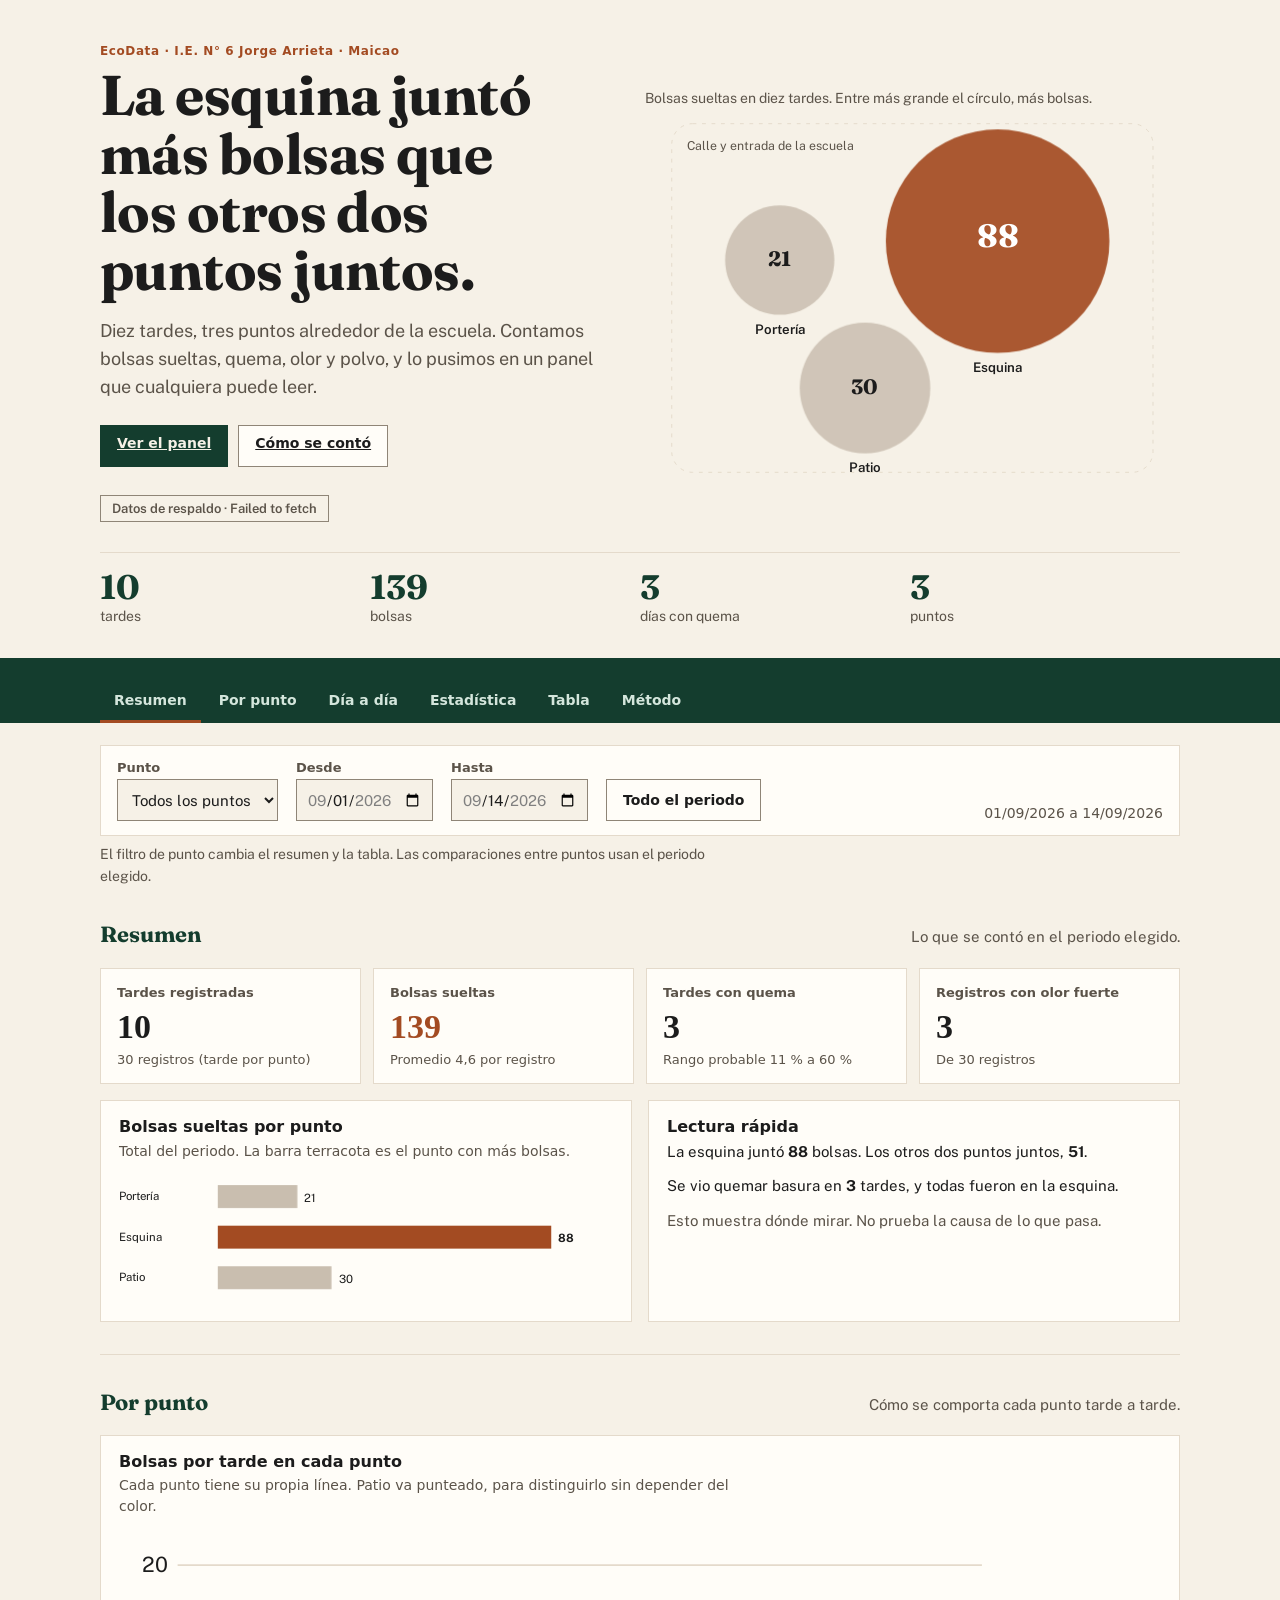
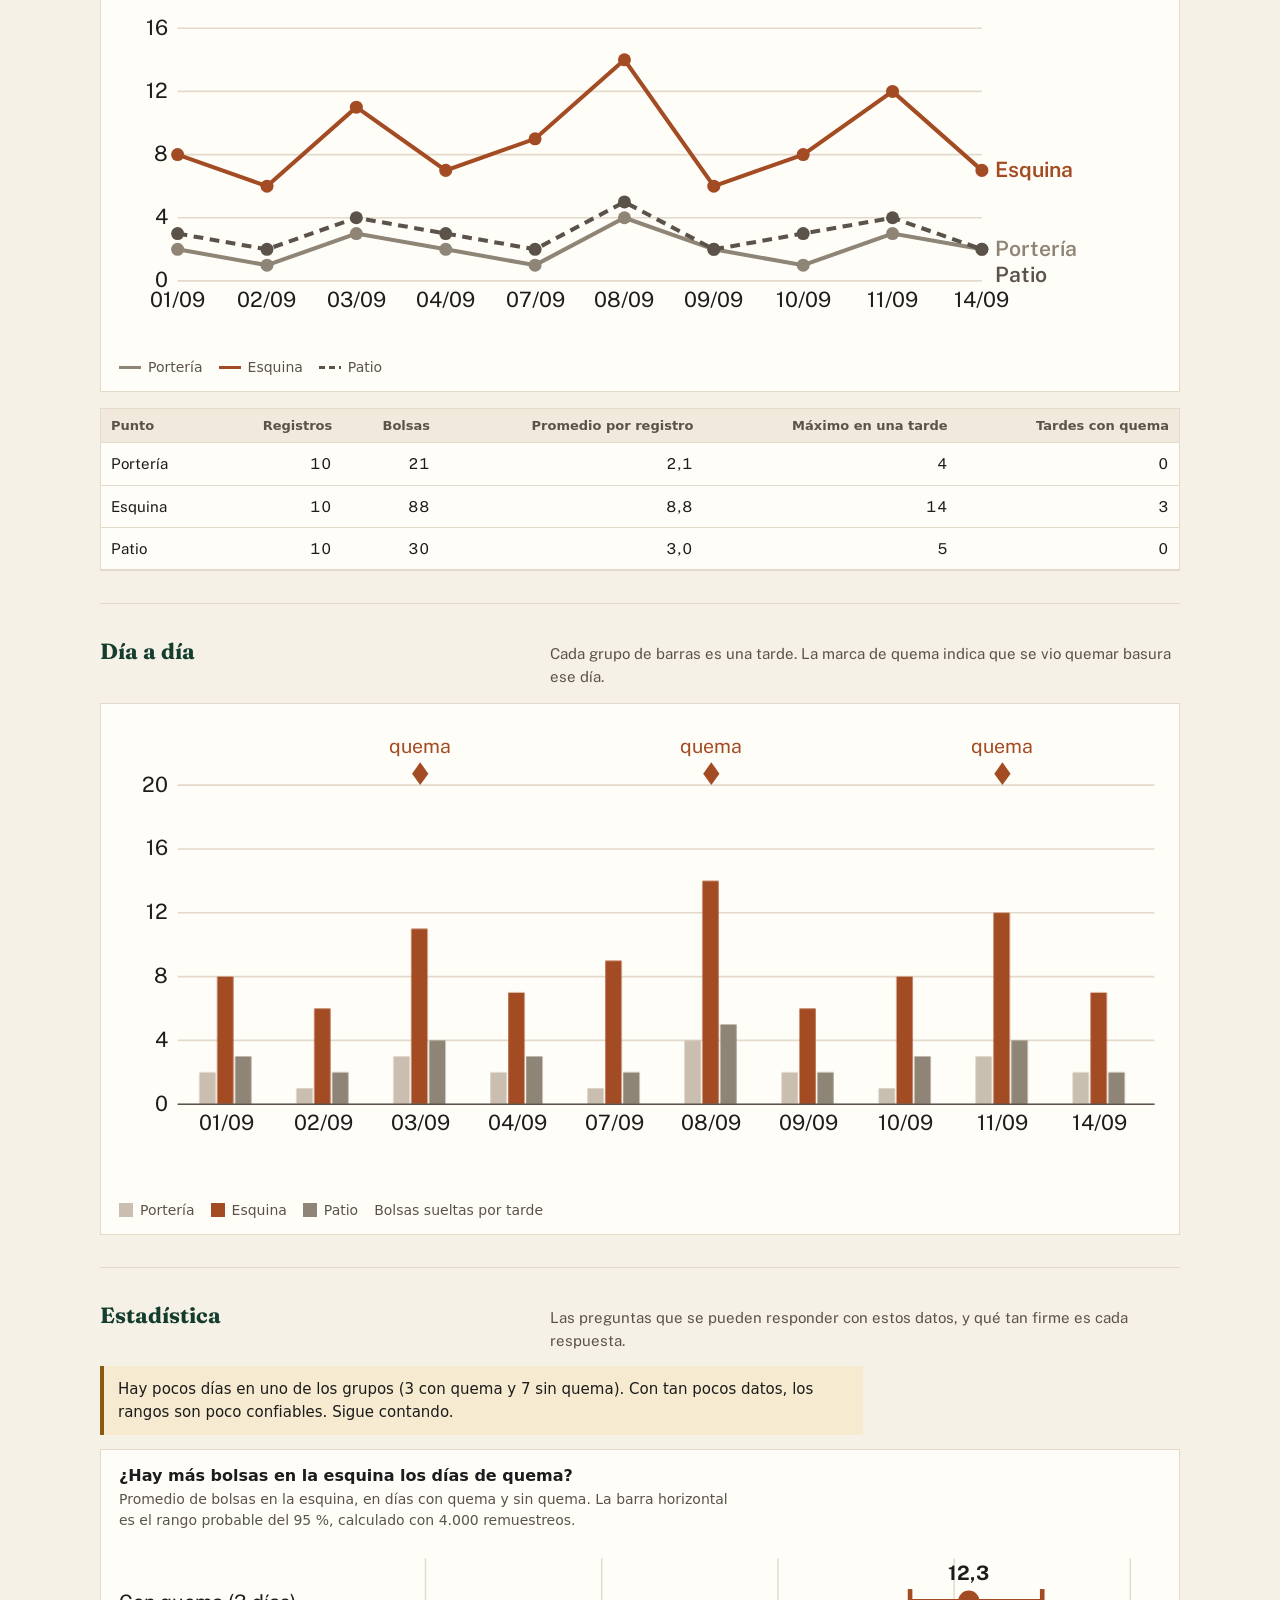
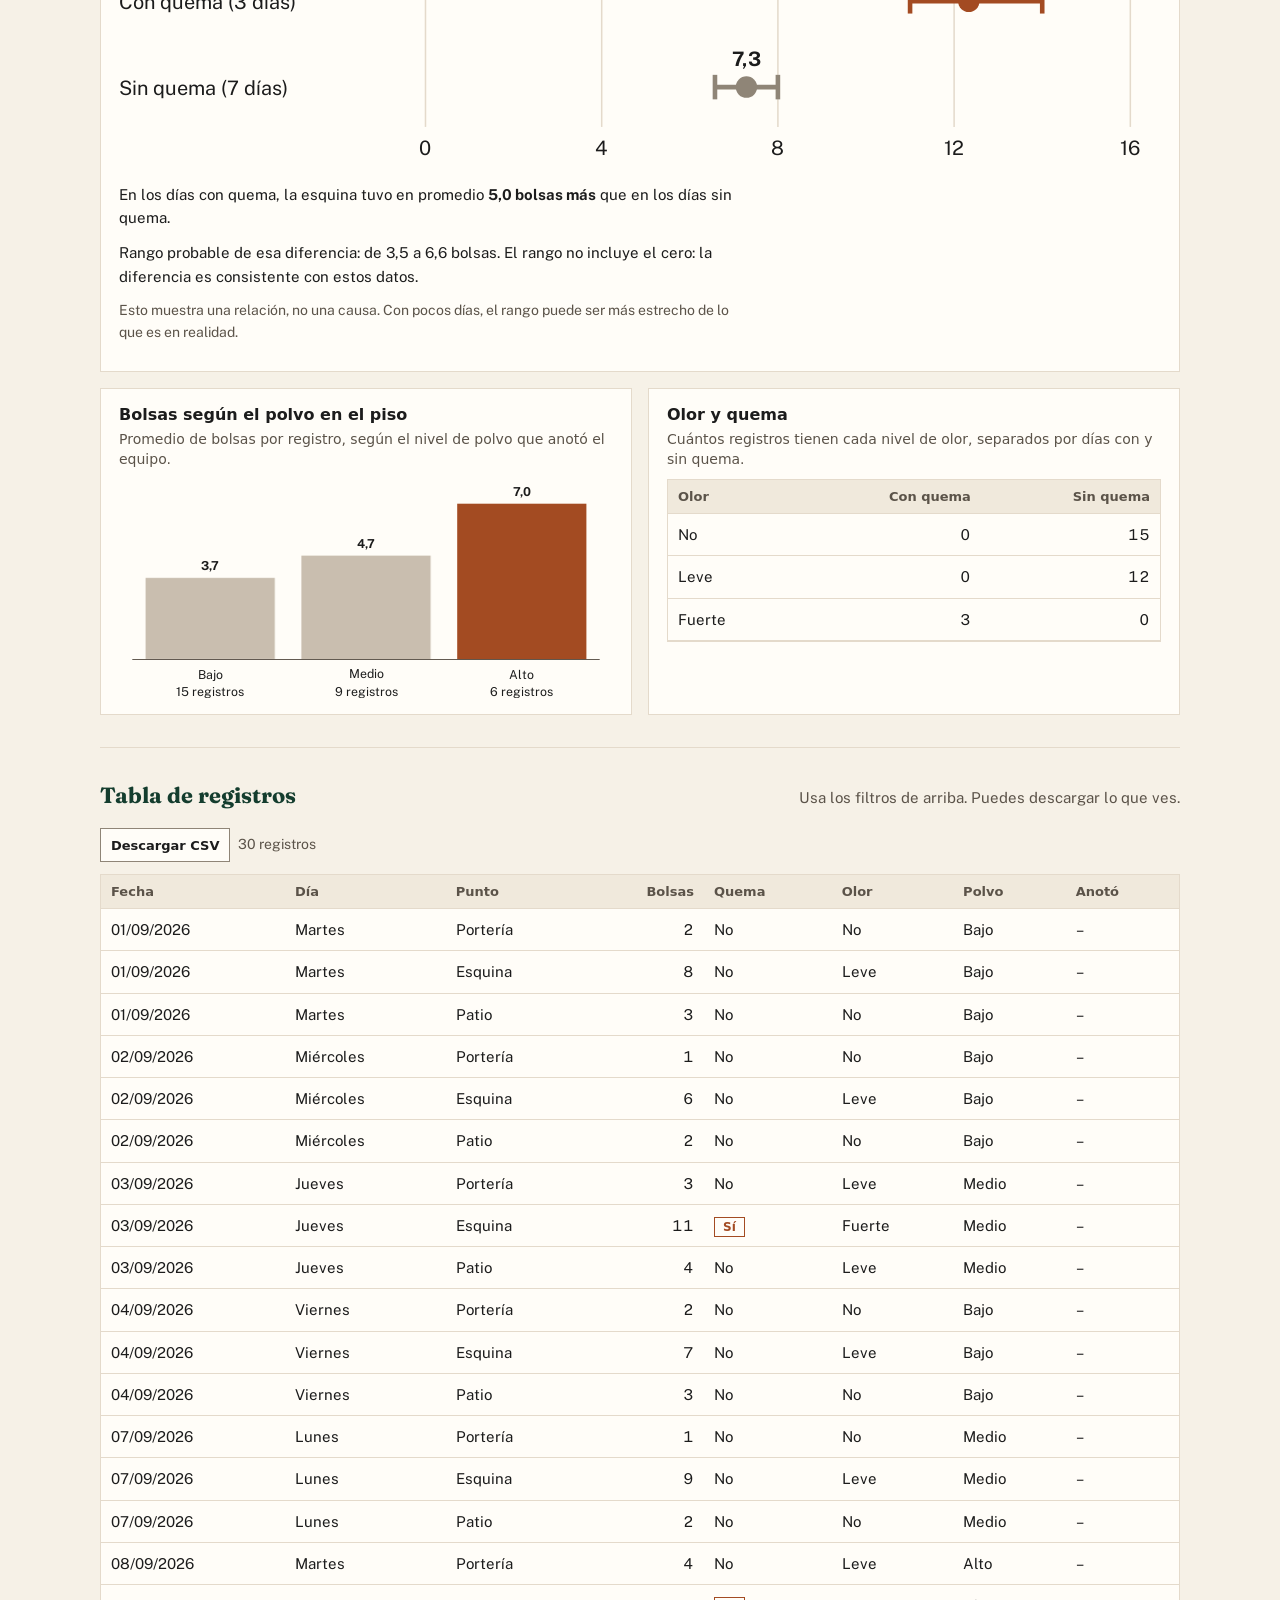
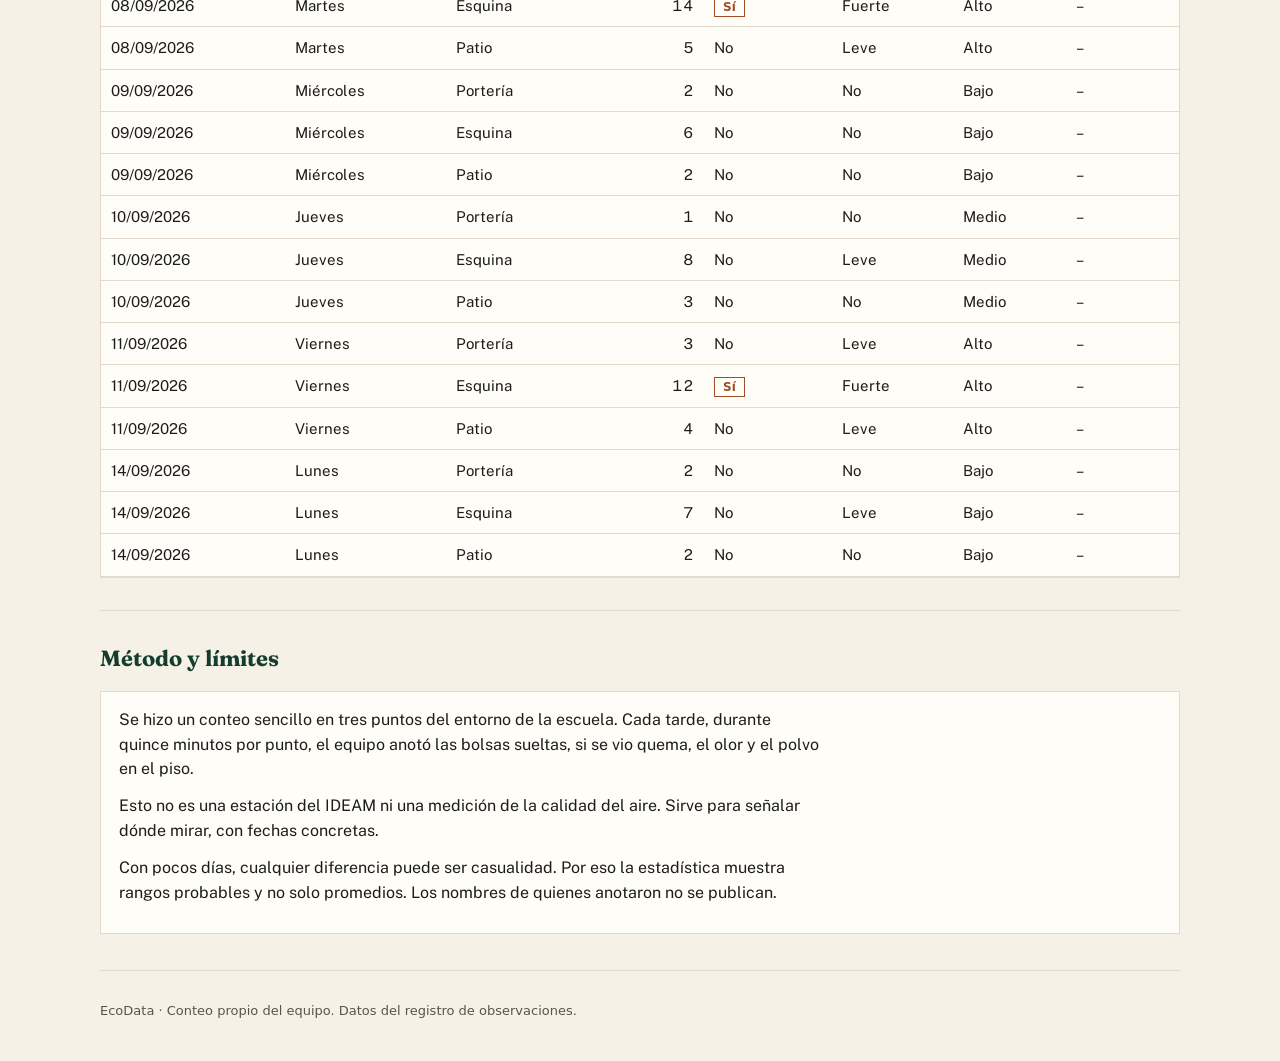
<file: index.html>
<!doctype html>
<html lang="es">
<head>
<meta charset="utf-8"/>
<meta name="viewport" content="width=device-width, initial-scale=1"/>
<title>EcoData · Panel de observaciones</title>
<link rel="preconnect" href="https://fonts.googleapis.com"/>
<link rel="preconnect" href="https://fonts.gstatic.com" crossorigin/>
<link rel="stylesheet" href="https://fonts.googleapis.com/css2?family=Fraunces:opsz,wght@9..144,600;9..144,700&family=Public+Sans:wght@400;600;700&display=swap"/>
<link rel="stylesheet" href="ecodata.css?v=5"/>
</head>
<body>

<header class="portada">
  <div class="wrap portada-grid">
    <div class="portada-texto">
      <p class="kicker">EcoData · I.E. N° 6 Jorge Arrieta · Maicao</p>
      <h1>La esquina juntó más bolsas que los otros dos puntos juntos.</h1>
      <p class="lead">Diez tardes, tres puntos alrededor de la escuela. Contamos bolsas sueltas, quema, olor y polvo, y lo pusimos en un panel que cualquiera puede leer.</p>
      <div class="acciones-hero">
        <a class="btn primario" href="#resumen">Ver el panel</a>
        <a class="btn" href="#metodo">Cómo se contó</a>
      </div>
      <p class="estado-hero small sans"><span class="estado" id="estado" role="status">Cargando datos…</span></p>
    </div>
    <figure class="burbujas" aria-labelledby="t-burbujas">
      <p id="t-burbujas" class="sans small muted">Bolsas sueltas en diez tardes. Entre más grande el círculo, más bolsas.</p>
      <div id="burbujas"></div>
    </figure>
  </div>
  <div class="wrap">
    <div class="cifras sans" id="cifras"></div>
  </div>
</header>
<div class="top">
  <div class="wrap">
    <nav class="nav" aria-label="Secciones">
      <a href="#resumen">Resumen</a>
      <a href="#puntos">Por punto</a>
      <a href="#fechas">Día a día</a>
      <a href="#estadistica">Estadística</a>
      <a href="#tabla">Tabla</a>
      <a href="#metodo">Método</a>
    </nav>
  </div>
</div>

<main class="wrap">

  <div class="filtros sans" role="search" aria-label="Filtros">
    <label>Punto
      <select id="f-punto">
        <option value="Todos">Todos los puntos</option>
        <option>Portería</option><option>Esquina</option><option>Patio</option>
      </select>
    </label>
    <label>Desde
      <input type="date" id="f-desde"/>
    </label>
    <label>Hasta
      <input type="date" id="f-hasta"/>
    </label>
    <button class="btn" type="button" id="f-todo">Todo el periodo</button>
    <span class="resumen-filtro" id="f-resumen"></span>
  </div>
  <p class="small muted sans" style="margin:8px 0 0">El filtro de punto cambia el resumen y la tabla. Las comparaciones entre puntos usan el periodo elegido.</p>

  <section class="bloque" id="resumen" aria-labelledby="t-resumen">
    <div class="encabezado">
      <h2 id="t-resumen">Resumen</h2>
      <p>Lo que se contó en el periodo elegido.</p>
    </div>
    <div class="kpis" id="kpis"></div>
    <div class="dos">
      <div class="panel">
        <h3>Bolsas sueltas por punto</h3>
        <p class="nota">Total del periodo. La barra terracota es el punto con más bolsas.</p>
        <div id="barras-puntos"></div>
      </div>
      <div class="panel">
        <h3>Lectura rápida</h3>
        <div id="lectura" class="sans" style="font-size:15px;line-height:1.5"></div>
      </div>
    </div>
  </section>

  <section class="bloque" id="puntos" aria-labelledby="t-puntos">
    <div class="encabezado">
      <h2 id="t-puntos">Por punto</h2>
      <p>Cómo se comporta cada punto tarde a tarde.</p>
    </div>
    <div class="panel">
      <h3>Bolsas por tarde en cada punto</h3>
      <p class="nota">Cada punto tiene su propia línea. Patio va punteado, para distinguirlo sin depender del color.</p>
      <div class="scroll" id="grafico-lineas"></div>
      <div class="leyenda sans" id="leyenda-lineas"></div>
    </div>
    <div class="tabla-wrap" style="margin-top:16px" id="tabla-puntos"></div>
  </section>

  <section class="bloque" id="fechas" aria-labelledby="t-fechas">
    <div class="encabezado">
      <h2 id="t-fechas">Día a día</h2>
      <p>Cada grupo de barras es una tarde. La marca de quema indica que se vio quemar basura ese día.</p>
    </div>
    <div class="panel">
      <div class="scroll" id="grafico-columnas"></div>
      <div class="leyenda sans">
        <span><i class="sw" style="background:var(--neutral)"></i>Portería</span>
        <span><i class="sw" style="background:var(--accent)"></i>Esquina</span>
        <span><i class="sw" style="background:var(--neutral-2)"></i>Patio</span>
        <span>Bolsas sueltas por tarde</span>
      </div>
    </div>
  </section>

  <section class="bloque" id="estadistica" aria-labelledby="t-est">
    <div class="encabezado">
      <h2 id="t-est">Estadística</h2>
      <p>Las preguntas que se pueden responder con estos datos, y qué tan firme es cada respuesta.</p>
    </div>
    <div id="alerta-est"></div>
    <div class="panel" style="margin-top:14px">
      <h3>¿Hay más bolsas en la esquina los días de quema?</h3>
      <p class="nota">Promedio de bolsas en la esquina, en días con quema y sin quema. La barra horizontal es el rango probable del 95 %, calculado con 4.000 remuestreos.</p>
      <div id="grafico-est"></div>
      <div id="texto-est" class="sans" style="font-size:15px;margin-top:10px"></div>
    </div>
    <div class="dos">
      <div class="panel">
        <h3>Bolsas según el polvo en el piso</h3>
        <p class="nota">Promedio de bolsas por registro, según el nivel de polvo que anotó el equipo.</p>
        <div id="grafico-polvo"></div>
      </div>
      <div class="panel">
        <h3>Olor y quema</h3>
        <p class="nota">Cuántos registros tienen cada nivel de olor, separados por días con y sin quema.</p>
        <div class="tabla-wrap" id="tabla-cruce"></div>
      </div>
    </div>
  </section>

  <section class="bloque" id="tabla" aria-labelledby="t-tabla">
    <div class="encabezado">
      <h2 id="t-tabla">Tabla de registros</h2>
      <p>Usa los filtros de arriba. Puedes descargar lo que ves.</p>
    </div>
    <div class="seg sans" style="margin-bottom:12px">
      <button class="btn pequeno" type="button" id="btn-csv">Descargar CSV</button>
      <span class="muted small" id="cuenta-tabla" style="align-self:center"></span>
    </div>
    <div class="tabla-wrap">
      <table class="tabla">
        <thead><tr><th>Fecha</th><th>Día</th><th>Punto</th><th class="n">Bolsas</th><th>Quema</th><th>Olor</th><th>Polvo</th><th>Anotó</th></tr></thead>
        <tbody id="tbody"></tbody>
      </table>
    </div>
  </section>

  <section class="bloque" id="metodo" aria-labelledby="t-metodo">
    <div class="encabezado">
      <h2 id="t-metodo">Método y límites</h2>
    </div>
    <div class="panel">
      <p>Se hizo un conteo sencillo en tres puntos del entorno de la escuela. Cada tarde, durante quince minutos por punto, el equipo anotó las bolsas sueltas, si se vio quema, el olor y el polvo en el piso.</p>
      <p>Esto no es una estación del IDEAM ni una medición de la calidad del aire. Sirve para señalar dónde mirar, con fechas concretas.</p>
      <p>Con pocos días, cualquier diferencia puede ser casualidad. Por eso la estadística muestra rangos probables y no solo promedios. Los nombres de quienes anotaron no se publican.</p>
    </div>
  </section>

  <footer class="pie sans">EcoData · Conteo propio del equipo. Datos del registro de observaciones.</footer>
</main>

<script src="config.js?v=2"></script>
<script src="datos_base.js?v=2"></script>
<script src="ecodata.js?v=4"></script>
<script>
(function () {
  "use strict";
  var ED = window.ED, $ = function (id) { return document.getElementById(id); };
  var datos = [], fuente = "respaldo", motivo = "";
  var F = { punto: "Todos", desde: "", hasta: "" };

  document.title = ED.CFG.PROYECTO || "EcoData";

  function pintarEstado() {
    var el = $("estado");
    if (fuente === "vivo") { el.textContent = "Datos en vivo del registro"; el.classList.remove("warn"); }
    else { el.textContent = "Datos de respaldo" + (motivo ? " · " + motivo : ""); }
  }


  function burbujasPortada(datos) {
    var pp = ED.porPunto(datos);
    var W = 520, H = 380, max = Math.max.apply(null, pp.map(function (p) { return p.total; }).concat([1]));
    var k = 118 / Math.sqrt(max);
    var pos = { "Portería": [120, 150], "Esquina": [350, 130], "Patio": [210, 285] };
    var out = '<rect x="6" y="6" width="508" height="368" rx="22" fill="none" style="stroke:var(--rule)" stroke-dasharray="4 6"/>';
    out += '<text x="22" y="34" style="fill:var(--ink2);font-size:13px;font-family:Public Sans,system-ui,sans-serif">Calle y entrada de la escuela</text>';
    pp.forEach(function (p, i) {
      var c = pos[p.punto], r = Math.max(14, Math.sqrt(p.total) * k), esq = p.punto === "Esquina";
      out += '<g class="burbuja-g" style="--d:' + (i * 160) + 'ms"><title>' + ED.esc(p.punto + ": " + p.total + " bolsas en 10 tardes") + "</title>";
      out += '<circle cx="' + c[0] + '" cy="' + c[1] + '" r="' + r + '" style="fill:' + (esq ? "var(--accent)" : "var(--neutral)") + ';fill-opacity:' + (esq ? ".92" : ".85") + '"/>';
      out += '<text x="' + c[0] + '" y="' + (c[1] + 6) + '" text-anchor="middle" style="fill:' + (esq ? "#fff" : "var(--fg)") + ';font:700 ' + (esq ? 34 : 22) + 'px Fraunces,Georgia,serif">' + p.total + "</text>";
      out += '<text x="' + c[0] + '" y="' + (c[1] + r + 20) + '" text-anchor="middle" style="fill:var(--fg);font:600 14px Public Sans,system-ui,sans-serif">' + ED.esc(p.punto) + "</text></g>";
    });
    $("burbujas").innerHTML = '<svg class="chart burbujas-svg" viewBox="0 0 ' + W + ' ' + H + '" role="img" aria-label="Burbujas con las bolsas de cada punto">' + out + "</svg>";

    var r = ED.resumen(datos);
    var quema = r.quemaDias;
    $("cifras").innerHTML =
      '<div><strong data-to="' + r.tardes + '">0</strong> tardes</div>' +
      '<div><strong data-to="' + r.bolsas + '">0</strong> bolsas</div>' +
      '<div><strong data-to="' + quema + '">0</strong> días con quema</div>' +
      '<div><strong data-to="3">0</strong> puntos</div>';
    contarCifras();
  }

  /* Sube cada cifra hasta su valor. Sin movimiento si el sistema lo pide. */
  function contarCifras() {
    var reducir = window.matchMedia && window.matchMedia("(prefers-reduced-motion: reduce)").matches;
    document.querySelectorAll("#cifras strong").forEach(function (el, i) {
      var hasta = Number(el.getAttribute("data-to")) || 0;
      if (reducir) { el.textContent = ED.entero(hasta); return; }
      var inicio = null, dur = 900, demora = 300 + i * 120;
      function paso(t) {
        if (inicio === null) inicio = t + demora;
        if (t < inicio) { requestAnimationFrame(paso); return; }
        var p = Math.min(1, (t - inicio) / dur);
        el.textContent = ED.entero(hasta * (1 - Math.pow(1 - p, 3)));
        if (p < 1) requestAnimationFrame(paso);
      }
      requestAnimationFrame(paso);
    });
  }

  function kpi(lbl, val, det, destacado) {
    return '<div class="kpi' + (destacado ? " destacado" : "") + '"><div class="lbl">' + lbl + '</div><div class="val">' + val + '</div><div class="det">' + det + "</div></div>";
  }

  function pintarResumen(rowsPunto, rowsFechas) {
    var r = ED.resumen(rowsPunto);
    var quemaTxt = r.quemaIC ? "Rango probable " + ED.pct(r.quemaIC[0]) + " a " + ED.pct(r.quemaIC[1]) : "";
    $("kpis").innerHTML =
      kpi("Tardes registradas", ED.entero(r.tardes), r.filas + " registros (tarde por punto)") +
      kpi("Bolsas sueltas", ED.entero(r.bolsas), "Promedio " + ED.dec(r.promFila) + " por registro", true) +
      kpi("Tardes con quema", ED.entero(r.quemaDias), quemaTxt) +
      kpi("Registros con olor fuerte", ED.entero(r.olorFuerte), "De " + r.filas + " registros");

    var pp = ED.porPunto(rowsFechas);
    var maxTot = Math.max.apply(null, pp.map(function (p) { return p.total; }));
    $("barras-puntos").innerHTML = ED.barrasH(pp.map(function (p) {
      return { etiqueta: p.punto, valor: p.total, unidad: "bolsas", destacado: p.total === maxTot && p.total > 0 };
    }), "Bolsas por punto");

    var esq = pp.filter(function (p) { return p.punto === "Esquina"; })[0];
    var otros = pp.filter(function (p) { return p.punto !== "Esquina"; });
    var sumaOtros = otros.reduce(function (s, p) { return s + p.total; }, 0);
    var txt = [];
    if (rowsFechas.length) {
      txt.push("<p>La esquina juntó <strong>" + ED.entero(esq.total) + "</strong> bolsas. Los otros dos puntos juntos, <strong>" + ED.entero(sumaOtros) + "</strong>.</p>");
      txt.push("<p>Se vio quemar basura en <strong>" + ED.entero(esq.quemaDias) + "</strong> tardes, y todas fueron en la esquina.</p>");
      txt.push("<p class=\"muted\">Esto muestra dónde mirar. No prueba la causa de lo que pasa.</p>");
    } else {
      txt.push("<p>No hay registros en este periodo. Cambia las fechas o el punto.</p>");
    }
    $("lectura").innerHTML = txt.join("");
  }

  function pintarPuntos(rowsFechas) {
    var fechas = ED.fechasOrdenadas(rowsFechas);
    $("grafico-lineas").innerHTML = fechas.length ? ED.lineas(fechas, rowsFechas, "Bolsas por tarde en cada punto") : "<p class=\"muted\">Sin datos en el periodo.</p>";
    $("leyenda-lineas").innerHTML =
      '<span><i class="sw linea" style="background:var(--ink-soft)"></i>Portería</span>' +
      '<span><i class="sw linea" style="background:var(--accent)"></i>Esquina</span>' +
      '<span><i class="sw linea" style="background:repeating-linear-gradient(90deg,var(--ink2) 0 6px,transparent 6px 10px)"></i>Patio</span>';
    var pp = ED.porPunto(rowsFechas);
    var filas = pp.map(function (p) {
      return "<tr><td>" + ED.esc(p.punto) + '</td><td class="n">' + ED.entero(p.filas) + '</td><td class="n">' + ED.entero(p.total) +
        '</td><td class="n">' + ED.dec(p.prom) + '</td><td class="n">' + ED.entero(p.max) + '</td><td class="n">' + ED.entero(p.quemaDias) + "</td></tr>";
    }).join("");
    $("tabla-puntos").innerHTML = '<table class="tabla"><thead><tr><th>Punto</th><th class="n">Registros</th><th class="n">Bolsas</th><th class="n">Promedio por registro</th><th class="n">Máximo en una tarde</th><th class="n">Tardes con quema</th></tr></thead><tbody>' + filas + "</tbody></table>";
  }

  function pintarFechas(rowsFechas) {
    var fechas = ED.fechasOrdenadas(rowsFechas);
    $("grafico-columnas").innerHTML = fechas.length ? ED.columnas(fechas, rowsFechas, "Bolsas por día y punto") : "<p class=\"muted\">Sin datos en el periodo.</p>";
  }

  function pintarEstadistica(rowsFechas) {
    var esq = rowsFechas.filter(function (r) { return r.punto === "Esquina"; });
    var con = esq.filter(function (r) { return r.quema; }).map(function (r) { return r.bolsas; });
    var sin = esq.filter(function (r) { return !r.quema; }).map(function (r) { return r.bolsas; });
    var alerta = "";
    if (con.length < 5 || sin.length < 5) {
      alerta = '<div class="aviso warn">Hay pocos días en uno de los grupos (' + con.length + " con quema y " + sin.length + " sin quema). Con tan pocos datos, los rangos son poco confiables. Sigue contando.</div>";
    }
    $("alerta-est").innerHTML = alerta;
    if (con.length && sin.length) {
      var mc = ED.media(con), ms = ED.media(sin), dif = mc - ms;
      var icC = ED.ic95(con, 20260915), icS = ED.ic95(sin, 20260916), icD = ED.icDiferencia(con, sin, 20260917);
      $("grafico-est").innerHTML = ED.intervalos([
        { etiqueta: "Con quema (" + con.length + " días)", media: mc, ic: icC, color: "var(--accent)" },
        { etiqueta: "Sin quema (" + sin.length + " días)", media: ms, ic: icS, color: "var(--ink-soft)" }
      ], "Promedio y rango probable en la esquina");
      var signo = dif >= 0 ? "más" : "menos";
      var t = "<p>En los días con quema, la esquina tuvo en promedio <strong>" + ED.dec(Math.abs(dif)) + " bolsas " + signo + "</strong> que en los días sin quema.</p>";
      if (icD) {
        var cruza = icD[0] <= 0 && icD[1] >= 0;
        t += "<p>Rango probable de esa diferencia: de " + ED.dec(icD[0]) + " a " + ED.dec(icD[1]) + " bolsas. " +
          (cruza ? "El rango incluye el cero, así que con estos datos no se puede descartar que sea casualidad."
                 : "El rango no incluye el cero: la diferencia es consistente con estos datos.") + "</p>";
      }
      t += '<p class="muted small">Esto muestra una relación, no una causa. Con pocos días, el rango puede ser más estrecho de lo que es en realidad.</p>';
      $("texto-est").innerHTML = t;
    } else {
      $("grafico-est").innerHTML = "";
      $("texto-est").innerHTML = "<p class=\"muted\">Se necesitan días con y sin quema en la esquina para comparar. Cambia el periodo.</p>";
    }

    var pol = ED.porNivel(rowsFechas, "polvo", ED.POLVOS);
    var maxP = pol.reduce(function (m, p) { return p.prom != null && p.prom > m.prom ? p : m; }, { prom: -1, nivel: "" });
    $("grafico-polvo").innerHTML = ED.barrasV(pol.map(function (p) {
      return { etiqueta: p.nivel, valor: p.prom || 0, n: p.n, destacado: p.nivel === maxP.nivel };
    }), "Promedio de bolsas según el polvo");

    var cr = ED.cruce(rowsFechas);
    var filasCr = cr.map(function (c) {
      return "<tr><td>" + ED.esc(c.olor) + '</td><td class="n">' + c.conQuema + '</td><td class="n">' + c.sinQuema + "</td></tr>";
    }).join("");
    $("tabla-cruce").innerHTML = '<table class="tabla"><thead><tr><th>Olor</th><th class="n">Con quema</th><th class="n">Sin quema</th></tr></thead><tbody>' + filasCr + "</tbody></table>";
  }

  function filasTabla(rows) {
    return rows.slice().sort(function (a, b) {
      if (a.fecha !== b.fecha) return a.fecha < b.fecha ? -1 : 1;
      return ED.PUNTOS.indexOf(a.punto) - ED.PUNTOS.indexOf(b.punto);
    });
  }

  var filtradasTabla = [];
  function pintarTabla(rowsPunto) {
    filtradasTabla = filasTabla(rowsPunto);
    $("tbody").innerHTML = ED.tablaHtml(filtradasTabla);
    $("cuenta-tabla").textContent = filtradasTabla.length + " registros";
  }

  function pintarTodo() {
    var rowsFechas = ED.filtrar(datos, F, false);
    var rowsPunto = ED.filtrar(datos, F, true);
    pintarResumen(rowsPunto, rowsFechas);
    pintarPuntos(rowsFechas);
    pintarFechas(rowsFechas);
    pintarEstadistica(rowsFechas);
    pintarTabla(rowsPunto);
    var resumenTxt = rowsFechas.length ? ED.fechaLarga(ED.fechasOrdenadas(rowsFechas)[0]) + " a " + ED.fechaLarga(ED.fechasOrdenadas(rowsFechas).slice(-1)[0]) : "Sin datos";
    $("f-resumen").textContent = resumenTxt;
  }

  function fijarRango() {
    var fechas = ED.unicos(datos.map(function (r) { return r.fecha; })).sort();
    if (!fechas.length) return;
    $("f-desde").min = $("f-hasta").min = fechas[0];
    $("f-desde").max = $("f-hasta").max = fechas[fechas.length - 1];
    F.desde = fechas[0]; F.hasta = fechas[fechas.length - 1];
    $("f-desde").value = F.desde; $("f-hasta").value = F.hasta;
  }

  $("f-punto").addEventListener("change", function (e) { F.punto = e.target.value; pintarTodo(); });
  $("f-desde").addEventListener("change", function (e) { F.desde = e.target.value; pintarTodo(); });
  $("f-hasta").addEventListener("change", function (e) { F.hasta = e.target.value; pintarTodo(); });
  $("f-todo").addEventListener("click", function () { fijarRango(); pintarTodo(); });
  $("btn-csv").addEventListener("click", function () {
    ED.descargar("ecodata-observaciones.csv", ED.csv(filtradasTabla));
  });

  function marcarNav() {
    var h = location.hash || "#resumen";
    document.querySelectorAll(".nav a").forEach(function (a) {
      a.setAttribute("aria-current", a.getAttribute("href") === h ? "true" : "false");
    });
  }
  window.addEventListener("hashchange", marcarNav);
  marcarNav();

  ED.cargar().then(function (r) {
    datos = r.datos || [];
    fuente = r.fuente; motivo = r.motivo || "";
    pintarEstado();
    burbujasPortada(datos);
    fijarRango();
    pintarTodo();
  });
})();
</script>
</body>
</html>
</file>
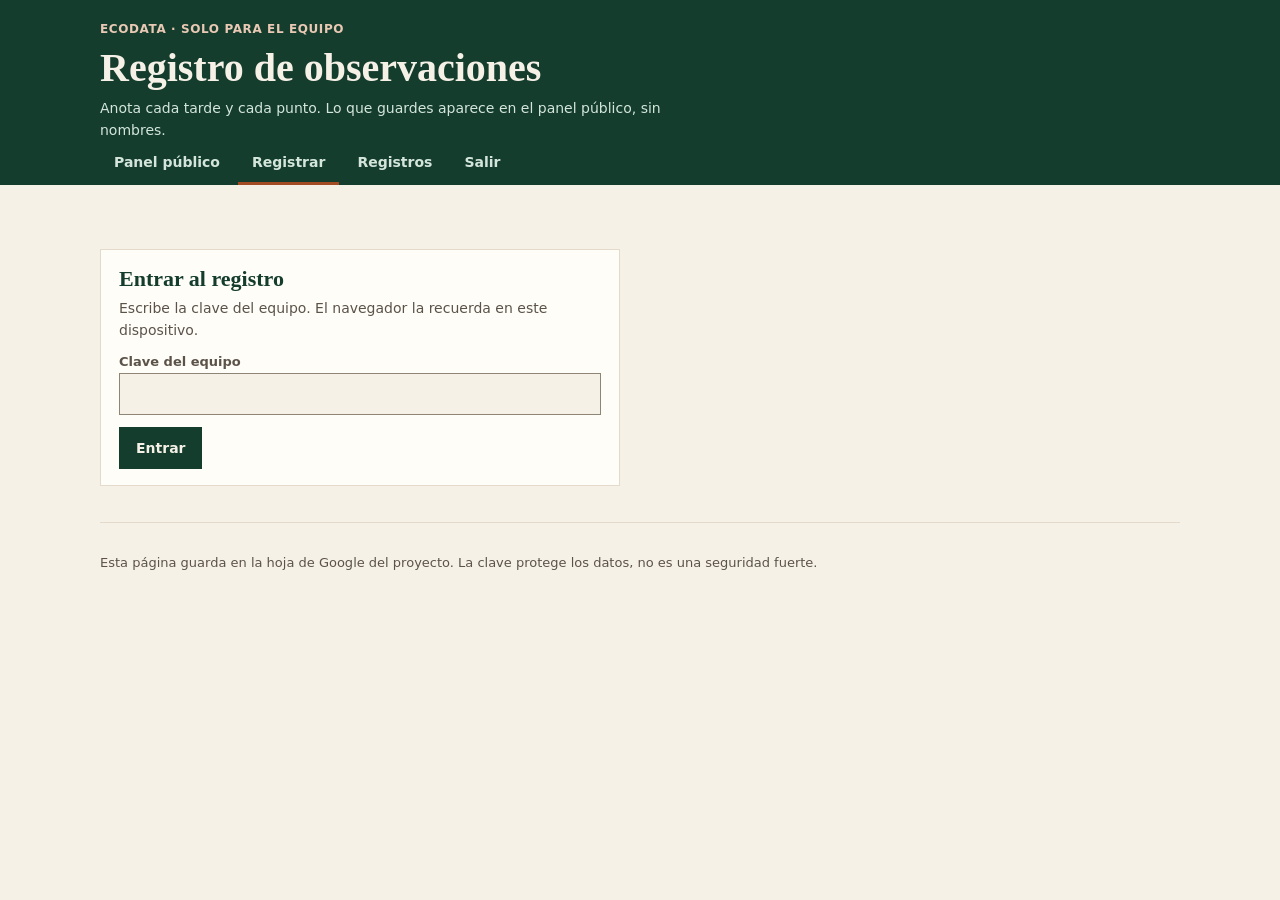
<file: registrar.html>
<!doctype html>
<html lang="es">
<head>
<meta charset="utf-8"/>
<meta name="viewport" content="width=device-width, initial-scale=1"/>
<title>EcoData · Registro del equipo</title>
<link rel="stylesheet" href="ecodata.css?v=5"/>
</head>
<body>

<header class="top">
  <div class="wrap">
    <p class="kicker">ECODATA · SOLO PARA EL EQUIPO</p>
    <h1>Registro de observaciones</h1>
    <p class="sub">Anota cada tarde y cada punto. Lo que guardes aparece en el panel público, sin nombres.</p>
    <nav class="nav" aria-label="Secciones">
      <a href="index.html">Panel público</a>
      <a href="#formulario" aria-current="true">Registrar</a>
      <a href="#lista">Registros</a>
      <a href="#" id="salir">Salir</a>
    </nav>
  </div>
</header>

<main class="wrap">

  <!-- Acceso: solo se muestra hasta que la clave sea correcta -->
  <section class="bloque" id="acceso" hidden>
    <div class="panel" style="max-width:520px;margin-top:30px">
      <h2>Entrar al registro</h2>
      <p class="muted small sans">Escribe la clave del equipo. El navegador la recuerda en este dispositivo.</p>
      <form id="acc-form" class="formulario" style="grid-template-columns:1fr" autocomplete="off">
        <label>Clave del equipo
          <input type="password" id="clave" required/>
        </label>
        <div class="acciones">
          <button class="btn primario" type="submit" id="acc-btn">Entrar</button>
          <span class="msg" id="acc-msg" role="alert"></span>
        </div>
      </form>
    </div>
  </section>

  <div id="contenido" hidden>

    <section class="bloque" id="formulario" aria-labelledby="t-form">
      <div class="encabezado">
        <h2 id="t-form">Registrar una tarde y un punto</h2>
        <p id="modo-form">Nuevo registro</p>
      </div>
      <div class="panel">
        <form id="form" class="formulario" autocomplete="off" novalidate>
          <input type="hidden" id="id"/>
          <label>Fecha
            <input type="date" id="fecha" required/>
          </label>
          <label>Punto
            <select id="punto" required>
              <option value="">Elige un punto</option>
              <option>Portería</option><option>Esquina</option><option>Patio</option>
            </select>
          </label>
          <label>Bolsas sueltas
            <input type="number" id="bolsas" min="0" max="500" step="1" inputmode="numeric" required/>
          </label>
          <label>¿Se vio quema?
            <select id="quema">
              <option value="No">No</option>
              <option value="Sí">Sí</option>
            </select>
          </label>
          <label>Olor
            <select id="olor">
              <option>No</option><option>Leve</option><option>Fuerte</option>
            </select>
          </label>
          <label>Polvo en el piso
            <select id="polvo">
              <option>Bajo</option><option>Medio</option><option>Alto</option>
            </select>
          </label>
          <label>Quién anotó <span class="muted" style="font-weight:400">(solo para el equipo)</span>
            <input type="text" id="anoto" maxlength="60"/>
          </label>
          <div class="acciones">
            <button class="btn primario" type="submit" id="guardar">Guardar registro</button>
            <button class="btn" type="button" id="cancelar" hidden>Cancelar edición</button>
            <span class="msg" id="msg" role="status" aria-live="polite"></span>
          </div>
        </form>
      </div>
    </section>

    <section class="bloque" id="lista" aria-labelledby="t-lista">
      <div class="encabezado">
        <h2 id="t-lista">Registros guardados</h2>
        <p id="cuenta">Cargando…</p>
      </div>
      <div class="tabla-wrap">
        <table class="tabla">
          <thead><tr><th>Fecha</th><th>Punto</th><th class="n">Bolsas</th><th>Quema</th><th>Olor</th><th>Polvo</th><th>Quién anotó</th><th><span class="sr">Acciones</span></th></tr></thead>
          <tbody id="tbody"></tbody>
        </table>
      </div>
    </section>

  </div>

  <footer class="pie sans">Esta página guarda en la hoja de Google del proyecto. La clave protege los datos, no es una seguridad fuerte.</footer>
</main>

<script src="config.js?v=2"></script>
<script src="datos_base.js?v=2"></script>
<script src="ecodata.js?v=4"></script>
<script>
(function () {
  "use strict";
  var ED = window.ED, $ = function (id) { return document.getElementById(id); };
  var clave = "", datos = [], enEdicion = null;


  function mostrar(acceso) {
    $("acceso").hidden = !acceso;
    $("contenido").hidden = acceso;
  }

  function msg(texto, tipo) {
    var el = $("msg");
    el.textContent = texto;
    el.style.color = tipo === "error" ? "var(--accent)" : tipo === "ok" ? "var(--good)" : "var(--ink2)";
  }

  /* Acceso */
  function verificar(c) {
    $("acc-btn").disabled = true; $("acc-msg").textContent = "Revisando la clave…";
    return ED.enviar("verificar", {}, c).then(function (r) {
      $("acc-btn").disabled = false;
      if (r && r.ok) {
        clave = c; $("acc-msg").textContent = "";
        mostrar(false); cargarLista();
      } else {
        $("acc-msg").textContent = (r && r.error) || "La clave no es correcta.";
      }
    });
  }
  $("acc-form").addEventListener("submit", function (e) {
    e.preventDefault();
    var c = $("clave").value.trim();
    if (!c) { $("acc-msg").textContent = "Escribe la clave."; return; }
    verificar(c);
  });
  $("salir").addEventListener("click", function (e) {
    e.preventDefault(); clave = ""; $("clave").value = ""; mostrar(true);
  });

  /* Lista */
  function cargarLista() {
    $("cuenta").textContent = "Cargando…";
    ED.enviar("listar", {}, clave).then(function (r) {
      if (!r.ok) { $("cuenta").textContent = r.error || "No pude cargar los registros."; return; }
      r = { datos: r.datos, fuente: "vivo" };
      datos = r.datos.slice().sort(function (a, b) {
        if (a.fecha !== b.fecha) return a.fecha < b.fecha ? 1 : -1;
        return ED.PUNTOS.indexOf(a.punto) - ED.PUNTOS.indexOf(b.punto);
      });
      $("cuenta").textContent = datos.length + " registros · " + (r.fuente === "vivo" ? "datos en vivo" : "datos de respaldo, revisa el registro");
      pintarLista();
    });
  }
  function pintarLista() {
    var tb = $("tbody"); tb.innerHTML = "";
    if (!datos.length) {
      tb.innerHTML = '<tr><td colspan="8" class="muted">Todavía no hay registros. Usa el formulario de arriba para anotar la primera tarde.</td></tr>';
      return;
    }
    datos.forEach(function (r) {
      var tr = document.createElement("tr");
      var celdas = [ED.fechaLarga(r.fecha), r.punto, ED.entero(r.bolsas), r.quema ? "Sí" : "No", r.olor, r.polvo, r.anoto || "–"];
      celdas.forEach(function (c, i) {
        var td = document.createElement("td");
        if (i === 2) td.className = "n";
        td.textContent = c;
        tr.appendChild(td);
      });
      var td = document.createElement("td");
      td.style.whiteSpace = "nowrap";
      var ed = document.createElement("button");
      ed.type = "button"; ed.className = "btn pequeno"; ed.textContent = "Editar";
      ed.addEventListener("click", function () { cargarEnFormulario(r); });
      var bo = document.createElement("button");
      bo.type = "button"; bo.className = "btn pequeno peligro"; bo.textContent = "Borrar";
      bo.addEventListener("click", function () { confirmarBorrado(bo, r); });
      td.appendChild(ed); td.appendChild(document.createTextNode(" ")); td.appendChild(bo);
      tr.appendChild(td);
      tb.appendChild(tr);
    });
  }
  function confirmarBorrado(boton, r) {
    if (boton.dataset.listo !== "1") {
      boton.dataset.listo = "1"; boton.textContent = "¿Seguro?";
      setTimeout(function () { boton.dataset.listo = ""; boton.textContent = "Borrar"; }, 4000);
      return;
    }
    boton.disabled = true; boton.textContent = "Borrando…";
    ED.enviar("borrar", { id: r.id }, clave).then(function (res) {
      if (res.ok) { msg("Registro borrado.", "ok"); cargarLista(); }
      else { msg(res.error || "No se pudo borrar.", "error"); boton.disabled = false; boton.textContent = "Borrar"; }
    });
  }

  /* Formulario */
  function cargarEnFormulario(r) {
    enEdicion = r;
    $("id").value = r.id; $("fecha").value = r.fecha; $("punto").value = r.punto;
    $("bolsas").value = r.bolsas; $("quema").value = r.quema ? "Sí" : "No";
    $("olor").value = r.olor; $("polvo").value = r.polvo; $("anoto").value = r.anoto || "";
    $("modo-form").textContent = "Editando " + r.id + " · " + ED.fechaLarga(r.fecha) + " · " + r.punto;
    $("cancelar").hidden = false; $("guardar").textContent = "Guardar cambios";
    msg("", "");
    location.hash = "#formulario";
  }
  function limpiarFormulario() {
    enEdicion = null;
    $("form").reset(); $("id").value = "";
    $("fecha").value = ED.hoy();
    $("modo-form").textContent = "Nuevo registro";
    $("cancelar").hidden = true; $("guardar").textContent = "Guardar registro";
  }
  $("cancelar").addEventListener("click", function () { limpiarFormulario(); msg("", ""); });

  function validarLocal() {
    if (!$("fecha").value) return "Elige la fecha.";
    if (!$("punto").value) return "Elige el punto.";
    var b = $("bolsas").value;
    if (b === "" || isNaN(Number(b)) || Number(b) < 0 || Math.floor(Number(b)) !== Number(b)) return "Las bolsas deben ser un número entero, sin decimales.";
    return "";
  }
  $("form").addEventListener("submit", function (e) {
    e.preventDefault();
    var err = validarLocal();
    if (err) { msg(err, "error"); return; }
    var payload = {
      fecha: $("fecha").value, punto: $("punto").value, bolsas: Number($("bolsas").value),
      quema: $("quema").value === "Sí", olor: $("olor").value, polvo: $("polvo").value,
      anoto: $("anoto").value.trim()
    };
    var editando = !!enEdicion;
    if (editando) payload.id = $("id").value;
    $("guardar").disabled = true; msg("Guardando…", "");
    ED.enviar(editando ? "actualizar" : "registrar", payload, clave).then(function (r) {
      $("guardar").disabled = false;
      if (r.ok) {
        msg(r.mensaje || "Guardado.", "ok");
        limpiarFormulario();
        cargarLista();
      } else {
        msg(r.error || "No se pudo guardar.", "error");
      }
    });
  });

  /* Arranque */
  limpiarFormulario();
  if (!ED.CFG.REGISTRO) {
    mostrar(true);
    $("acc-msg").textContent = "Falta conectar el registro: pon el enlace /exec en config.js (ver LEEME.txt).";
    return;
  }
  /* La clave no se guarda en el navegador: se pide cada vez que se abre la página. */
  clave = "";
  mostrar(true);
})();
</script>
</body>
</html>
</file>
<file: ecodata.css>
/* EcoData · estilos compartidos. Papel, tinta verde oscuro y terracota para destacar la esquina.
   Cada color es un token; el tema oscuro los redefine. */
:root {
  --ease: cubic-bezier(.2, .8, .2, 1);
  --bg: #f6f1e7;
  --card: #fffdf8;
  --card-2: #f0e9dc;
  --fg: #1c1c1c;
  --ink2: #5b5349;
  --ink-soft: #8f8577;
  --rule: #e4dacb;
  --green: #143d2e;
  --green-2: #1f5a44;
  --accent: #a34b22;
  --accent-soft: #f3e1d6;
  --neutral: #c9beaf;
  --neutral-2: #8f8577;
  --good: #2f6b4f;
  --warn: #8a5a12;
  --warn-soft: #f6ead0;
  color-scheme: light;
}
@media (prefers-color-scheme: dark) {
  :root:not([data-theme="light"]) {
    --bg: #15130f;
    --card: #1e1b16;
    --card-2: #26221c;
    --fg: #f1ebe0;
    --ink2: #b8ad9d;
    --ink-soft: #8a806f;
    --rule: #3a342b;
    --green: #9fd3ba;
    --green-2: #6fb596;
    --accent: #e08a5c;
    --accent-soft: #3a2519;
    --neutral: #5d554a;
    --neutral-2: #7a7063;
    --good: #9fd3ba;
    --warn: #e8c27a;
    --warn-soft: #3a2f16;
    color-scheme: dark;
  }
}
:root[data-theme="dark"] {
  --bg: #15130f;
  --card: #1e1b16;
  --card-2: #26221c;
  --fg: #f1ebe0;
  --ink2: #b8ad9d;
  --ink-soft: #8a806f;
  --rule: #3a342b;
  --green: #9fd3ba;
  --green-2: #6fb596;
  --accent: #e08a5c;
  --accent-soft: #3a2519;
  --neutral: #5d554a;
  --neutral-2: #7a7063;
  --good: #9fd3ba;
  --warn: #e8c27a;
  --warn-soft: #3a2f16;
  color-scheme: dark;
}

* { box-sizing: border-box; }
body {
  margin: 0;
  background: var(--bg);
  color: var(--fg);
  font: 16px/1.55 "Public Sans", "Segoe UI", system-ui, sans-serif;
  padding-left: max(16px, env(safe-area-inset-left, 0px));
  padding-right: max(16px, env(safe-area-inset-right, 0px));
}
.sans, button, input, select, textarea, table, .chart text {
  font-family: "Public Sans", "Segoe UI", system-ui, -apple-system, Roboto, Arial, sans-serif;
}
main, .wrap { max-width: 1080px; margin: 0 auto; }
h1, h2, h3, .num, .kpi .val, .big { font-family: Fraunces, Georgia, "Times New Roman", serif; }
h1, h2, h3 { text-wrap: balance; line-height: 1.2; }
h1 { font-size: clamp(26px, 5vw, 40px); margin: 0; color: var(--green); }
h2 { font-size: 22px; margin: 0 0 6px; color: var(--green); }
h3 { font-size: 16px; margin: 0 0 6px; font-family: "Segoe UI", system-ui, sans-serif; }
p { margin: 0 0 12px; max-width: 70ch; }
.muted { color: var(--ink2); }
.small { font-size: 14px; }
.kicker { font: 600 12px/1.2 "Segoe UI", system-ui, sans-serif; letter-spacing: .05em; color: var(--accent); margin: 0 0 8px; }
a { color: var(--green); }
:focus-visible { outline: 3px solid var(--accent); outline-offset: 2px; }

/* Cabecera y navegación */
.top { background: var(--green); color: var(--bg); padding: 22px 0 0; }
.top .wrap { padding-bottom: 0; }
.top .kicker { color: #e9c9b3; }
.top h1 { color: var(--bg); }
.top .sub { color: #d4e6dc; margin: 6px 0 0; font-family: "Segoe UI", system-ui, sans-serif; font-size: 14px; }
.estado { display: inline-block; font: 600 12px "Segoe UI", system-ui, sans-serif; padding: 4px 10px; border: 1px solid currentColor; margin-top: 10px; }
.nav { display: flex; gap: 4px; overflow-x: auto; margin-top: 16px; }
.nav a {
  color: #d4e6dc; text-decoration: none; padding: 12px 14px; white-space: nowrap;
  font: 600 14px "Segoe UI", system-ui, sans-serif; border-bottom: 3px solid transparent;
}
.nav a[aria-current="true"] { color: #fff; border-bottom-color: var(--accent); }
.nav a:hover { color: #fff; }
.top a:focus-visible { outline-color: #fff; }

/* Filtros */
.filtros {
  display: flex; flex-wrap: wrap; gap: 12px 18px; align-items: end;
  background: var(--card); border: 1px solid var(--rule); padding: 14px 16px; margin: 22px 0 0;
}
.filtros label { display: grid; gap: 4px; font: 600 13px "Segoe UI", system-ui, sans-serif; color: var(--ink2); min-width: 0; }
select, input[type="text"], input[type="date"], input[type="number"], input[type="password"] {
  font-size: 15px; padding: 9px 10px; min-height: 42px; background: var(--bg); color: var(--fg);
  border: 1px solid var(--ink-soft); border-radius: 0; min-width: 0; width: 100%;
}
.filtros .resumen-filtro { font: 14px "Segoe UI", system-ui, sans-serif; color: var(--ink2); margin-left: auto; }

/* Secciones */
section.bloque { padding: 34px 0 6px; scroll-margin-top: 60px; }
section.bloque + section.bloque { border-top: 1px solid var(--rule); margin-top: 26px; }
.encabezado { display: flex; flex-wrap: wrap; justify-content: space-between; gap: 6px 16px; align-items: baseline; margin-bottom: 14px; }
.encabezado p { margin: 0; color: var(--ink2); font-size: 15px; }

/* Tarjetas e indicadores */
.kpis { display: grid; grid-template-columns: repeat(4, minmax(0, 1fr)); gap: 12px; }
@media (max-width: 860px) { .kpis { grid-template-columns: repeat(2, minmax(0, 1fr)); } }
@media (max-width: 420px) { .kpis { grid-template-columns: 1fr; } }
.kpi { background: var(--card); border: 1px solid var(--rule); padding: 16px 16px 14px; min-width: 0; }
.kpi .lbl { font: 600 13px/1.3 "Segoe UI", system-ui, sans-serif; color: var(--ink2); }
.kpi .val { font: 700 34px/1.1 Georgia, serif; color: var(--fg); margin-top: 6px; font-variant-numeric: tabular-nums; overflow-wrap: anywhere; }
.kpi.destacado .val { color: var(--accent); }
.kpi .det { font: 13px/1.4 "Segoe UI", system-ui, sans-serif; color: var(--ink2); margin-top: 6px; }

.dos { display: grid; grid-template-columns: minmax(0, 1fr) minmax(0, 1fr); gap: 16px; margin-top: 16px; }
@media (max-width: 860px) { .dos { grid-template-columns: 1fr; } }
.panel { background: var(--card); border: 1px solid var(--rule); padding: 16px 18px; min-width: 0; }
.panel > h3 { margin-bottom: 4px; }
.panel .nota { font: 14px/1.45 "Segoe UI", system-ui, sans-serif; color: var(--ink2); margin: 0 0 10px; }

/* Gráficos */
.scroll { overflow-x: auto; }
.chart { width: 100%; height: auto; display: block; }
.scroll .chart { min-width: 620px; }
.chart text { fill: var(--fg); font-size: 13px; }
.chart .eje text { fill: var(--ink2); font-size: 12px; }
.chart .etiq { fill: var(--ink2); }
.leyenda { display: flex; flex-wrap: wrap; gap: 6px 16px; font: 14px "Segoe UI", system-ui, sans-serif; color: var(--ink2); margin: 10px 0 0; }
.leyenda span { display: inline-flex; align-items: center; gap: 7px; }
.sw { width: 14px; height: 14px; display: inline-block; flex: none; }
.sw.linea { height: 3px; width: 22px; }

/* Tablas */
.tabla { width: 100%; border-collapse: collapse; font-size: 15px; }
.tabla th, .tabla td { text-align: left; padding: 9px 10px; border-bottom: 1px solid var(--rule); }
.tabla th { font: 600 13px "Segoe UI", system-ui, sans-serif; color: var(--ink2); background: var(--card-2); }
.tabla td.n, .tabla th.n { text-align: right; font-variant-numeric: tabular-nums; }
.tabla tr:hover td { background: var(--card-2); }
.tabla-wrap { overflow-x: auto; background: var(--card); border: 1px solid var(--rule); }
.pill { display: inline-block; font: 600 12px "Segoe UI", system-ui, sans-serif; padding: 2px 8px; border: 1px solid var(--accent); color: var(--accent); white-space: nowrap; }
.pill.ok { border-color: var(--good); color: var(--good); }

/* Botones y controles */
.btn {
  font: 600 14px "Segoe UI", system-ui, sans-serif; min-height: 42px; padding: 9px 16px; cursor: pointer;
  background: var(--card); color: var(--fg); border: 1px solid var(--ink-soft); border-radius: 0;
}
.btn.primario { background: var(--green); color: var(--bg); border-color: var(--green); }
.btn.peligro { color: var(--accent); border-color: var(--accent); }
.btn:disabled { opacity: .55; cursor: default; }
.btn.pequeno { min-height: 34px; padding: 5px 10px; font-size: 13px; }
.seg { display: flex; flex-wrap: wrap; gap: 8px; }
.seg button[aria-pressed="true"] { background: var(--green); color: var(--bg); border-color: var(--green); }

.aviso { border-left: 4px solid var(--accent); background: var(--accent-soft); padding: 12px 14px; font: 15px/1.5 "Segoe UI", system-ui, sans-serif; margin: 14px 0 0; max-width: 80ch; }
.aviso.ok { border-color: var(--good); background: transparent; }
.aviso.warn { border-color: var(--warn); background: var(--warn-soft); }

/* Formularios del registro */
.formulario { display: grid; grid-template-columns: repeat(3, minmax(0, 1fr)); gap: 12px 16px; }
@media (max-width: 760px) { .formulario { grid-template-columns: 1fr 1fr; } }
@media (max-width: 480px) { .formulario { grid-template-columns: 1fr; } }
.formulario label { display: grid; gap: 4px; font: 600 13px "Segoe UI", system-ui, sans-serif; color: var(--ink2); min-width: 0; }
.formulario .acciones { grid-column: 1 / -1; display: flex; flex-wrap: wrap; gap: 10px; align-items: center; }
.formulario .acciones .msg { font: 15px "Segoe UI", system-ui, sans-serif; }

/* Texto solo para lectores de pantalla */
.sr { position: absolute; width: 1px; height: 1px; overflow: hidden; clip: rect(0 0 0 0); white-space: nowrap; }

footer.pie { font: 13px/1.5 "Segoe UI", system-ui, sans-serif; color: var(--ink2); padding: 30px 0 40px; margin-top: 30px; border-top: 1px solid var(--rule); }

@media (prefers-reduced-motion: reduce) { * { scroll-behavior: auto !important; } }

/* Portada */
.portada { padding: 44px 0 26px; background: var(--bg); }
.portada-grid { display: grid; grid-template-columns: minmax(0, 1fr) minmax(0, 1.05fr); gap: 36px; align-items: center; }
@media (max-width: 860px) { .portada-grid { grid-template-columns: 1fr; gap: 24px; } }
.portada h1 { font-size: clamp(32px, 5.2vw, 56px); line-height: 1.04; letter-spacing: -.01em; color: var(--fg); margin: 0; font-weight: 700; }
.portada .kicker { color: var(--accent); }
.portada .lead { font-size: 18px; color: var(--ink2); margin: 18px 0 0; max-width: 46ch; }
.acciones-hero { display: flex; flex-wrap: wrap; gap: 10px; margin-top: 24px; }
.estado-hero { margin: 18px 0 0; }
.estado-hero .estado { display: inline-block; font: 600 13px "Public Sans", system-ui, sans-serif; padding: 5px 11px; border: 1px solid var(--ink-soft); color: var(--ink2); }
.burbujas { margin: 0; min-width: 0; }
.burbujas p { margin: 0 0 8px; }
.burbujas-svg { max-height: 360px; }
.cifras { display: grid; grid-template-columns: repeat(4, minmax(0, 1fr)); gap: 0; margin-top: 30px; border-top: 1px solid var(--rule); }
.cifras > div { padding: 16px 16px 4px 0; font-size: 14px; color: var(--ink2); }
.cifras strong { display: block; font: 700 34px/1.1 Fraunces, Georgia, serif; color: var(--green); font-variant-numeric: tabular-nums; }
@media (max-width: 620px) { .cifras { grid-template-columns: repeat(2, minmax(0, 1fr)); } }
.top { background: var(--green); margin-inline: -16px; padding-inline: 16px; }
.top .nav { margin-top: 0; }
.top .nav a { color: #d4e6dc; }
.portada + .top { margin-top: 0; }

/* Transiciones: solo para dar sentido al cambio. Se desactivan si el sistema pide menos movimiento. */
@keyframes crece-v { from { transform: scaleY(0); } to { transform: scaleY(1); } }
@keyframes crece-h { from { transform: scaleX(0); } to { transform: scaleX(1); } }
@keyframes burbuja-in { from { transform: scale(0); opacity: 0; } to { transform: scale(1); opacity: 1; } }
@keyframes aparece { from { opacity: 0; transform: translateY(6px); } to { opacity: 1; transform: none; } }
.barra-v { transform-box: fill-box; transform-origin: 50% 100%; animation: crece-v .7s var(--ease) both; }
.barra-h { transform-box: fill-box; transform-origin: 0 50%; animation: crece-h .8s var(--ease) both; }
.burbuja-g circle { transform-box: fill-box; transform-origin: center; animation: burbuja-in .8s var(--ease) both; animation-delay: var(--d, 0ms); }
.burbuja-g text { animation: aparece .6s var(--ease) both; animation-delay: calc(var(--d, 0ms) + 250ms); }
.kpis .kpi { animation: aparece .6s var(--ease) backwards; }
.kpis .kpi:nth-child(2) { animation-delay: 80ms; }
.kpis .kpi:nth-child(3) { animation-delay: 160ms; }
.kpis .kpi:nth-child(4) { animation-delay: 240ms; }
.nav a { transition: color .2s, border-color .2s; }
.btn { transition: background-color .2s, color .2s, transform .15s, border-color .2s; }
.btn:hover:not(:disabled) { transform: translateY(-1px); }
.btn:active:not(:disabled) { transform: translateY(0); }
.kpi, .panel, .cifras > div {
  transition: transform .25s var(--ease), box-shadow .25s var(--ease), border-color .25s;
}
.kpi:hover, .panel:hover {
  transform: translateY(-3px);
  border-color: var(--ink-soft);
  box-shadow: 0 10px 24px rgba(20, 61, 46, .12);
}
.cifras > div:hover { transform: translateY(-3px); }
.barra-v:hover, .barra-h:hover { opacity: .8; }
.tabla td, .tabla th { transition: background-color .15s; }
select, input { transition: border-color .2s, box-shadow .2s; }
select:focus-visible, input:focus-visible { box-shadow: 0 0 0 3px var(--accent-soft); }
@media (prefers-reduced-motion: reduce) {
  *, *::before, *::after { animation: none !important; transition: none !important; }
}
</file>
